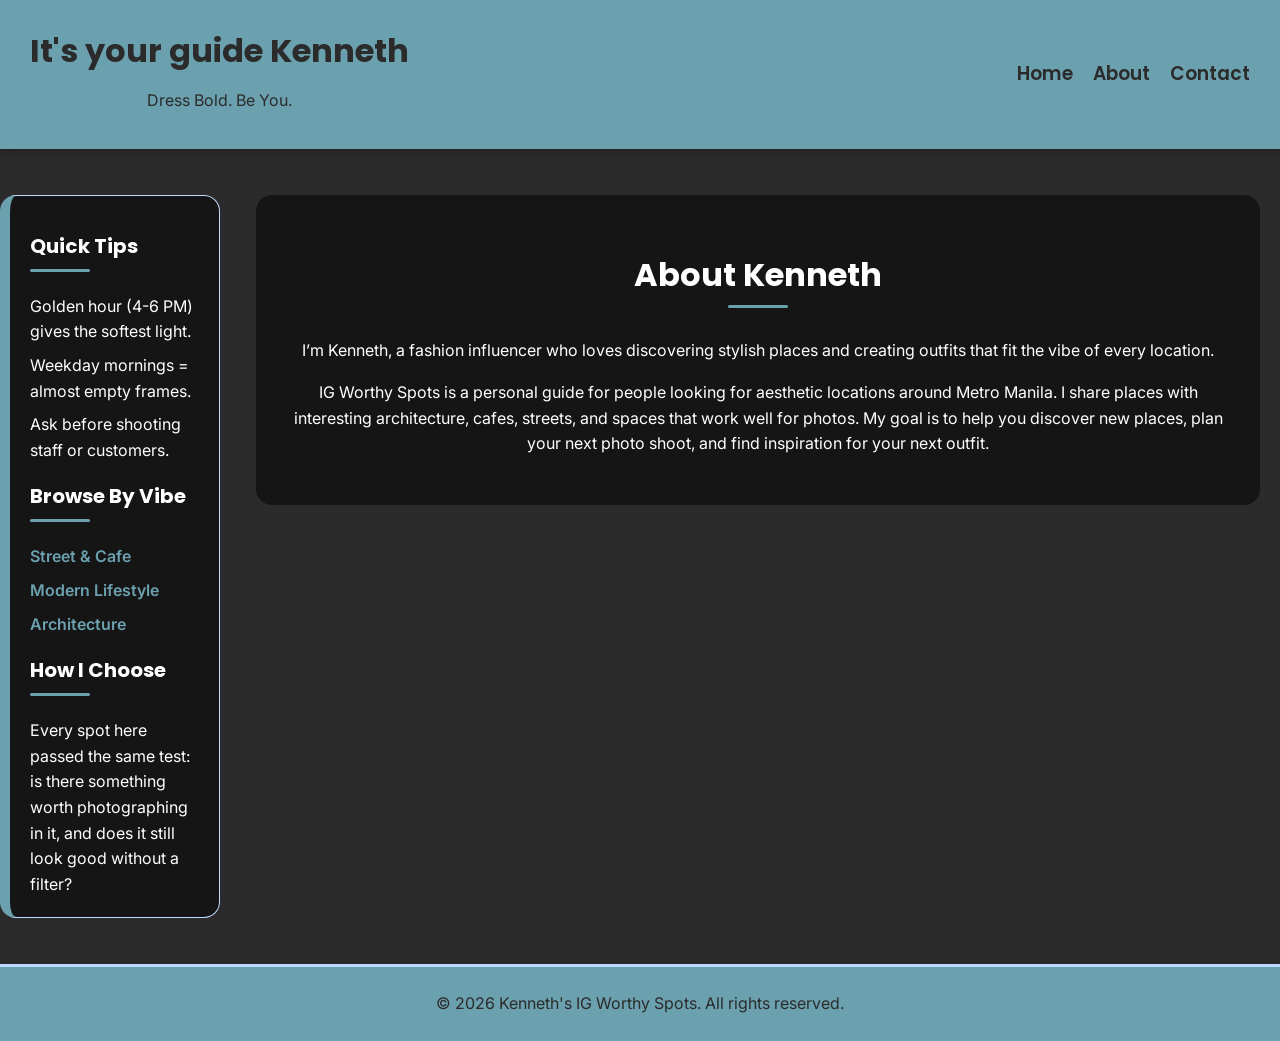
<file: about.html>
<!DOCTYPE html>
<html lang="en">

<head>
    <meta charset="UTF-8">
    <meta name="viewport" content="width=device-width, initial-scale=1.0">
    <title>About - IG Worthy Spots</title>

    <link rel="stylesheet" href="style.css">
</head>

<body>

    <header>
        <div>
        <h1>It's your guide Kenneth</h1>

        <p>Dress Bold. Be You.</p>
        </div>

        <h3>
            <nav>
                <ul>
                    <li><a href="index.html">Home</a></li>
                    <li><a href="about.html">About</a></li>
                    <li><a href="contact.html">Contact</a></li>
                </ul>
            </nav>
        </h3>

    </header>

    <aside>
        <h2>Quick Tips</h2>

        <ul>
            <li>Golden hour (4-6 PM) gives the softest light.</li>
            <li>Weekday mornings = almost empty frames.</li>
            <li>Ask before shooting staff or customers.</li>
        </ul>

        <h2>Browse By Vibe</h2>

        <ul>
            <li><a href="places/Salcedo-Village.html">Street &amp; Cafe</a></li>
            <li><a href="places/Alabang-Westgate.html">Modern Lifestyle</a></li>
            <li><a href="places/Parqal-Mall.html">Architecture</a></li>
        </ul>

        <h2>How I Choose</h2>

        <p>
            Every spot here passed the same test: is there something worth
            photographing in it, and does it still look good without a filter?
        </p>
    </aside>

    <main>

        <section class="about">

            <h2>About Kenneth</h2>

            <p>
                I’m Kenneth, a fashion influencer who loves discovering stylish places
                and creating outfits that fit the vibe of every location.
            </p>

            <p>
                IG Worthy Spots is a personal guide for people looking for aesthetic
                locations around Metro Manila. I share places with interesting
                architecture, cafes, streets, and spaces that work well for photos.
                My goal is to help you discover new places, plan your next photo shoot,
                and find inspiration for your next outfit.
            </p>

        </section>

    </main>

    <footer>

        <p>
            &copy; 2026 Kenneth's IG Worthy Spots. All rights reserved.
        </p>

    </footer>

</body>
</html>
</file>
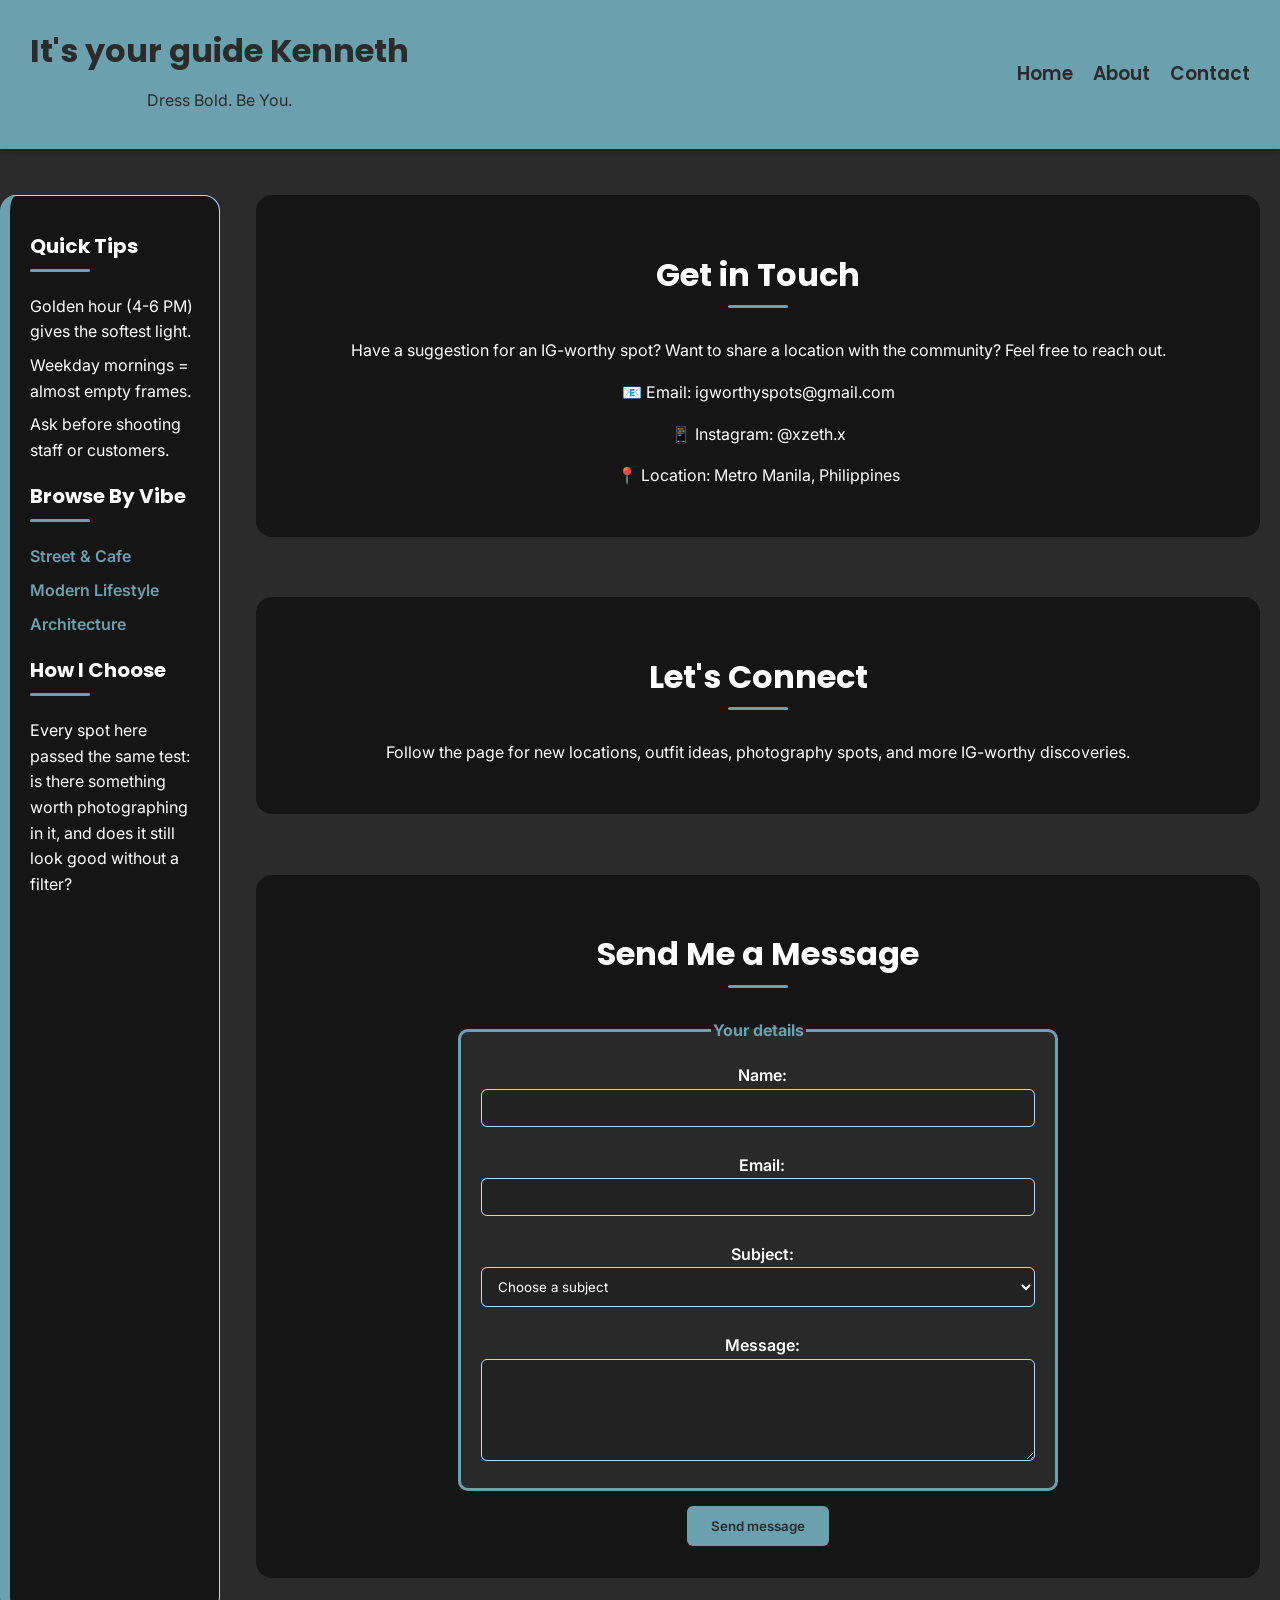
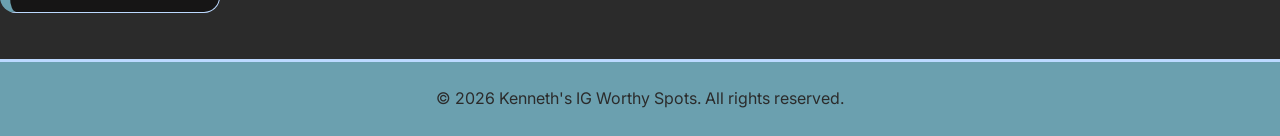
<file: contact.html>
<!DOCTYPE html>
<html lang="en">

<head>
    <meta charset="UTF-8">
    <meta name="viewport" content="width=device-width, initial-scale=1.0">
    <title>Contact - IG Worthy Spots</title>

    <link rel="stylesheet" href="style.css">
</head>

<body>

    <header>
        <div>
        <h1>It's your guide Kenneth</h1>

        <p>Dress Bold. Be You.</p>
        </div>

        <h3>
            <nav>
                <ul>
                    <li><a href="index.html">Home</a></li>
                    <li><a href="about.html">About</a></li>
                    <li><a href="contact.html">Contact</a></li>
                </ul>
            </nav>
        </h3>

    </header>

    <aside>
        <h2>Quick Tips</h2>

        <ul>
            <li>Golden hour (4-6 PM) gives the softest light.</li>
            <li>Weekday mornings = almost empty frames.</li>
            <li>Ask before shooting staff or customers.</li>
        </ul>

        <h2>Browse By Vibe</h2>

        <ul>
            <li><a href="places/Salcedo-Village.html">Street &amp; Cafe</a></li>
            <li><a href="places/Alabang-Westgate.html">Modern Lifestyle</a></li>
            <li><a href="places/Parqal-Mall.html">Architecture</a></li>
        </ul>

        <h2>How I Choose</h2>

        <p>
            Every spot here passed the same test: is there something worth
            photographing in it, and does it still look good without a filter?
        </p>
    </aside>

    <main>

        <section class="background">

            <h2>Get in Touch</h2>

            <p>
                Have a suggestion for an IG-worthy spot? Want to share a location
                with the community? Feel free to reach out.
            </p>

            <p>
                📧 Email: igworthyspots@gmail.com
            </p>

            <p>
                📱 Instagram: @xzeth.x
            </p>

            <p>
                📍 Location: Metro Manila, Philippines
            </p>

        </section>

        <br>

        <section class="background">

            <h2>Let's Connect</h2>

            <p>
                Follow the page for new locations, outfit ideas, photography spots,
                and more IG-worthy discoveries.
            </p>

        </section>

        <br>

        <section class="background">

            <h2>Send Me a Message</h2>

            <form>

                <fieldset>

                    <legend>Your details</legend>

                    <label for="name">Name:</label>
                    <input type="text" id="name" name="name" required>

                    <br><br>

                    <label for="email">Email:</label>
                    <input type="email" id="email" name="email" required>

                    <br><br>

                    <label for="subject">Subject:</label>

                    <select id="subject" name="subject" required>

                        <option value="">Choose a subject</option>
                        <option value="suggest-place">Suggest a place</option>
                        <option value="correct-detail">Correct a detail</option>
                        <option value="question">Ask a question</option>
                        <option value="other">Something else</option>

                    </select>

                    <br><br>

                    <label for="message">Message:</label>
                    <br>

                    <textarea id="message" name="message" rows="5" required></textarea>

                </fieldset>

                <div>
                    <button type="submit">Send message</button>
                </div>

            </form>

        </section>

    </main>

    <footer>

        <p>
            &copy; 2026 Kenneth's IG Worthy Spots. All rights reserved.
        </p>

    </footer>

</body>

</html>
</file>
<file: style.css>
/* =========================
   0. Fonts
   ========================= */

@import url('https://fonts.googleapis.com/css2?family=Poppins:wght@400;600;700&family=Inter:wght@400;500&display=swap');


/* =========================
   1. Variables
   ========================= */

:root {
    --brand-color: #6BA0AF;
    --dark-ink: #FFFFFF;
    --muted-grey: #BCD9FF;
    --light-background: #2B2B2B;
    --card-background: #292929;
    --background: #161515;

    /* Vertical padding shared by main and the sidebar, so the sidebar
       can line up with the top and bottom of main's content box. */
    --region-pad: 20px;

    --font-heading: 'Poppins', Arial, sans-serif;
    --font-body: 'Inter', Arial, sans-serif;
}


/* =========================
   2. Base Styles
   ========================= */

* {
    box-sizing: border-box;
}

body {
    margin: 0;
    font-family: var(--font-body);
    line-height: 1.6;
    color: var(--dark-ink);
    background-color: var(--light-background);
}

img {
    max-width: 100%;
    height: auto;
}

h1,
h2,
h3 {
    font-family: var(--font-heading);
    font-weight: 700;
    line-height: 1.3;
    color: var(--dark-ink);
}

h2 {
    font-size: 2rem;
    margin-bottom: 20px;
    position: relative;
    padding-bottom: 10px;
}

h2::after {
    content: "";
    display: block;
    width: 60px;
    height: 3px;
    background-color: var(--brand-color);
    margin: 10px auto 0;
    border-radius: 2px;
}

p {
    font-family: var(--font-body);
    color: var(--dark-ink);
}


/* =========================
   3. Layout Regions
   ========================= */

/* Page skeleton: grid runs the page regions (outside),
   flexbox runs the components inside them (header, place cards).

   Base = mobile, one column, everything stacked.
   The "side" area is listed last so the recommendations reach
   the visitor before the secondary content. Named areas do the
   reordering, so the <aside> in the HTML does not have to move. */
body {
    display: grid;
    grid-template-columns: minmax(0, 1fr);
    grid-template-areas:
        "masthead"
        "main"
        "side"
        "foot";
    gap: 16px;
}

header { grid-area: masthead; }
main   { grid-area: main; }
aside  { grid-area: side; }
footer { grid-area: foot; }


header {
    background-color: var(--brand-color);
    padding: 20px 15px;
    text-align: center;
    box-shadow: 0 2px 8px rgba(0, 0, 0, 0.3);

    display: flex;
    flex-direction: column;
    justify-content: space-between;
    align-items: center;
    gap: 15px;
}

section p {
    text-align: center;
    color: var(--dark-ink);
}

.background {
    background-color: var(--background);
    padding: 1.25em;
    border-radius: 1em;
}

.background img {
    border-radius: 1em;
}

.about {
    background-color: var(--background);
    padding: 1.25em;
    border-radius: 1em;
}
header h1 {
    text-align: center;
    margin: 10px 0 15px;
    font-size: 26px;
    color: var(--light-background);
}

header p {
    text-align: center;
    font-size: 14px;
    color: var(--light-background);
}

nav {
    text-align: center;
}

nav ul {
    list-style: none;
    padding: 0;
    margin: 0;

    display: flex;
    flex-direction: column;
    justify-content: center;
    flex-wrap: wrap;
    gap: 10px;
}

nav a {
    color: var(--light-background);
    text-decoration: none;
    padding: 4px 0;
    font-weight: 600;
    transition: color 0.2s ease;
}

nav a:hover {
    color: var(--muted-grey);
    text-decoration: none;
}

main {
    width: 100%;
    max-width: 1150px;
    padding: var(--region-pad) 15px;
    margin: 0 auto;
}

main section {
    margin-bottom: 35px;
}

main h2 {
    text-align: center;
}

footer {
    background-color: var(--brand-color);
    color: var(--light-background);
    border-top: 3px solid var(--muted-grey);
    padding: 24px 20px;
    text-align: center;
}

footer p {
    font-family: var(--font-body);
    color: var(--light-background);
    margin: 0;
}


/* =========================
   Components
   ========================= */


/* Sidebar
   Full-width block on mobile, the 220px grid column at 700px and up. */

aside {
    background-color: var(--background);
    border: 1px solid var(--muted-grey);
    border-left: 10px solid var(--brand-color);
    border-radius: 1em;
    padding: 20px;

    /* Fill the row so the sidebar card is as tall as the main column.
       The row is sized by the tallest item (main), and stretch makes
       the sidebar match it. This is the grid default, stated explicitly. */
    align-self: stretch;
}

aside h2 {
    font-size: 1.25rem;
    margin-bottom: 12px;
}

/* The base rule centres the 60px bar, left-align it in the narrow column */
aside h2::after {
    margin: 10px 0 0;
}

aside ul {
    list-style: none;
    padding: 0;
    margin: 0 0 20px;
    text-align: left;
}

aside li {
    margin: 8px 0;
}

aside a {
    color: var(--brand-color);
    text-decoration: none;
    font-weight: 600;
    transition: color 0.2s ease;
}

aside a:hover {
    color: var(--muted-grey);
    text-decoration: underline;
}

aside p {
    margin: 0;
    text-align: left;
}


/* Place Cards */

.place-grid {
  display: flex;
  flex-wrap: wrap;
  flex-direction: row;
  justify-content: center;
  align-items: stretch;
  gap: 24px;
  background-color: var(--background);
  padding: 20px;
  border-radius: 1em;
}

.place-card {
    flex: 1 1 100%;
    font-family: var(--font-body);
    background-color: var(--card-background);
    border: 1px solid var(--muted-grey);
    border-radius: 10px;
    padding: 14px;
    max-width: 400px;
    text-align: center;
    border-left: 6px solid var(--brand-color);

    display: flex;
    flex-direction: column;

    transition: transform 0.2s ease, box-shadow 0.2s ease;
}

.place-card:hover {
    transform: translateY(-6px);
    box-shadow: 0 8px 16px rgba(0, 0, 0, 0.35);
}

.place-card h3 {
    margin-top: 0;
    font-size: 20px;
    color: var(--brand-color);
}

.place-card p {
    margin: 0 0 12px;
}

.place-card p:last-of-type {
    margin-top: auto;
    margin-bottom: 0;
}

.place-card img {
    display: block;
    width: 100%;
    height: 180px;
    object-fit: cover;
    margin: 0 auto 12px;
    border-radius: 6px;
}

.place-card a {
    color: var(--brand-color);
    text-decoration: none;
    font-weight: bold;
    transition: color 0.2s ease;
}

.place-card a:hover {
    color: var(--muted-grey);
}


/* Place Detail Images */

main section img {
    display: block;
    max-width: 100%;
    height: auto;
    margin: 0 auto;
}


/* Tables
   The wrapper scrolls the table sideways inside its own card on narrow
   screens, so the page itself never scrolls sideways. */

.table-wrap {
    max-width: 700px;
    margin: 0 auto;
    overflow-x: auto;
    -webkit-overflow-scrolling: touch;
}

table {
    width: 100%;
    font-size: 0.875rem;
    border-collapse: collapse;
    background-color: var(--light-background);
    box-shadow: 0 4px 12px rgba(0, 0, 0, 0.3);
}

th,
td {
    padding: 8px;
    border: 1px solid var(--muted-grey);
    text-align: center;
}

th {
    background-color: var(--brand-color);
    color: var(--light-background);
}


/* Lists */

main ul {
    padding: 0;
    text-align: center;
    list-style: none;
}

main li {
    margin: 5px 0;
}

main p {
    text-align: center;
    color: var(--dark-ink);
}


/* Forms */

form {
    width: 100%;
    max-width: 600px;
    margin: 0 auto;
    text-align: center;
}

fieldset {
    padding: 20px;
    margin: 15px 0;
    background-color: var(--card-background);
    border: 3px solid var(--brand-color);
    border-radius: 10px;
}

legend {
    font-weight: bold;
    color: var(--brand-color);
}

input,
select,
textarea {
    width: 100%;
    max-width: 100%;
    font-family: var(--font-body);
    padding: 10px 12px;
    border: 1px solid var(--muted-grey);
    border-radius: 6px;
    background-color: #222;
    color: var(--dark-ink);
}

textarea {
    width: 100%;
    resize: vertical;
}

input:focus,
textarea:focus,
select:focus {
    outline: 3px solid var(--brand-color);
    outline-offset: 2px;
}

/* Checkboxes and radios must not inherit width: 100% from the input rule,
   or every option becomes a full-width box and breaks its inline row. */
input[type="radio"],
input[type="checkbox"] {
    width: auto;
    padding: 0;
    margin: 0 4px 0 0;
    vertical-align: middle;
}

label {
    color: var(--dark-ink);
    font-weight: 600;
    display: inline-block;
    margin: 0 4px 0 12px;
}

button {
    background-color: var(--brand-color);
    color: var(--light-background);
    font-family: var(--font-body);
    font-weight: 600;
    border: none;
    border-radius: 6px;
    padding: 12px 24px;
    cursor: pointer;
    transition: background-color 0.2s ease, transform 0.15s ease;
}

button:hover {
    background-color: var(--dark-ink);
    color: var(--brand-color);
    transform: translateY(-2px);
}


/* =========================
   Progressive Enhancement
   =========================
   Everything above this point is the mobile layout.
   The rules below only enhance it at 700px and up.
   No max-width queries in this project. */

@media (min-width: 700px) {

    :root {
        --region-pad: 30px;
    }

    /* The sidebar becomes a real second column.
       Every row string below has exactly 2 names, matching the 2 columns. */
    body {
        grid-template-columns: 220px minmax(0, 1fr);
        grid-template-areas:
            "masthead masthead"
            "side     main"
            "foot     foot";
    }

    header {
        padding: 20px 30px;
        flex-direction: row;
        gap: 0;
    }

    header h1 {
        font-size: 32px;
    }

    header p {
        font-size: 16px;
    }

    nav ul {
        flex-direction: row;
        gap: 20px;
    }

    main {
        padding: var(--region-pad) 20px;
    }

    /* Stretch the sidebar to the row, then pull it in by main's own
       padding: its top edge lands on the first card and its bottom
       edge lands on the last one. */
    aside {
        margin-block: var(--region-pad);
    }

    .background,
    .about {
        padding: 2em;
    }

    .place-grid {
        padding: 40px;
    }

    /* Module 6 card sizing comes back at this width */
    .place-card {
        flex: 1 1 280px;
        padding: 20px;
        border-left: 10px solid var(--brand-color);
    }

    .place-card h3 {
        font-size: 24px;
    }

    table {
        font-size: 1rem;
    }

    th,
    td {
        padding: 12px 15px;
    }

    fieldset {
        padding: 20px;
    }
}
</file>
